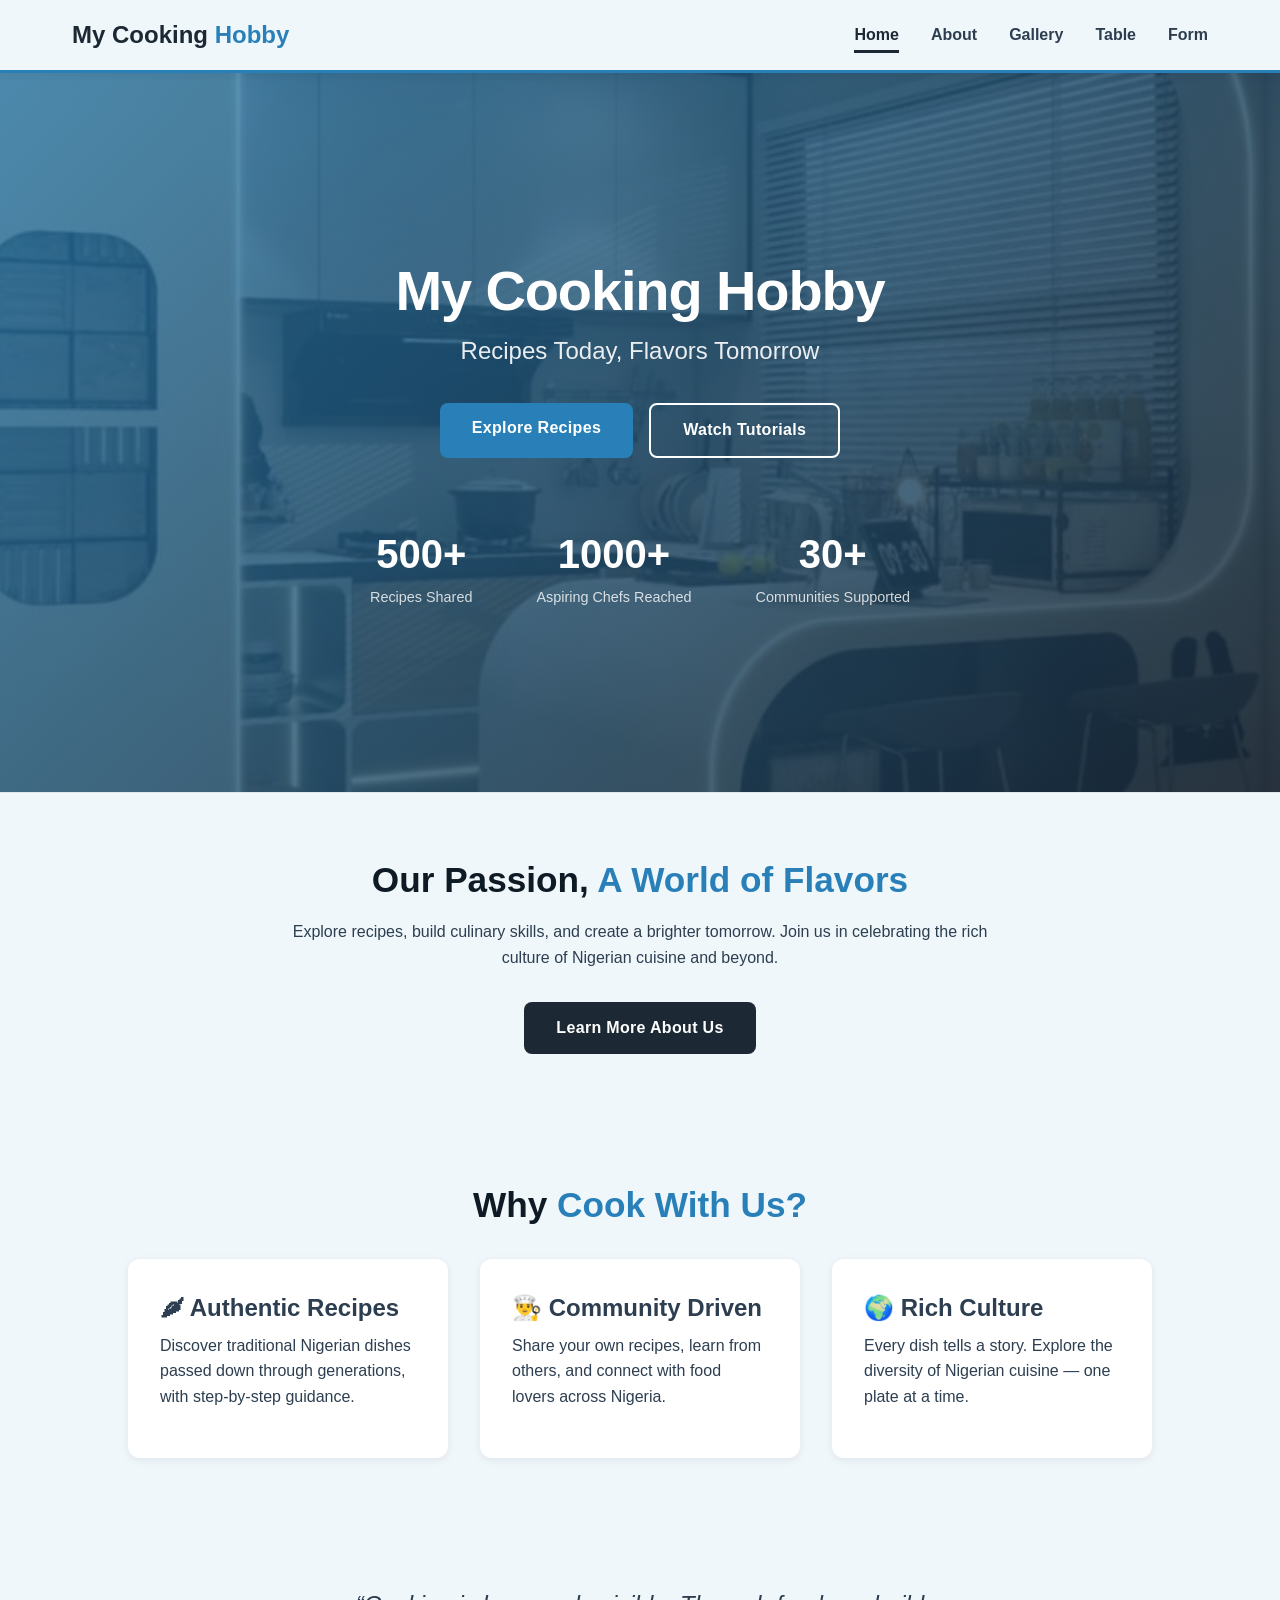
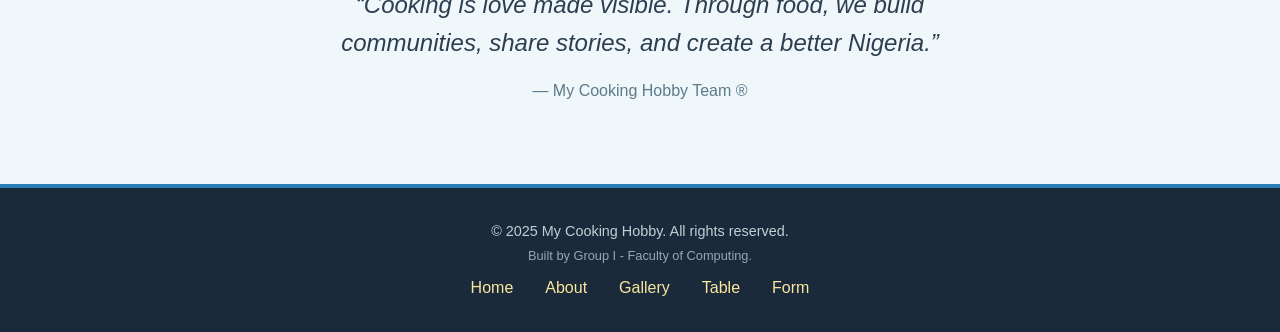
<file: web-development/html assignment/index.html>
<!DOCTYPE html>
<html lang="en">
<head>
    <meta charset="UTF-8" />
    <meta name="viewport" content="width=device-width, initial-scale=1.0" />
    <title>My Cooking Hobby — Home</title>
    <link rel="stylesheet" href="style.css" />
</head>
<body>

    <!-- ============================================
    NAVIGATION — Consistent across all pages
    ============================================ -->
    <nav>
        <div class="container">
            <div class="nav-brand">
                My Cooking <span>Hobby</span>
            </div>
            <ul class="nav-links">
                <li><a href="index.html" class="active">Home</a></li>
                <li><a href="about.html">About</a></li>
                <li><a href="gallery.html">Gallery</a></li>
                <li><a href="table.html">Table</a></li>
                <li><a href="form.html">Form</a></li>
            </ul>
        </div>
    </nav>

    <!-- ============================================
    HERO SECTION — With background image
    ============================================ -->
    <section class="hero" style="background: linear-gradient(135deg, rgba(41, 128, 185, 0.75), rgba(26, 42, 58, 0.85)), url('cookiesh.jpg') center/cover no-repeat; min-height: 80vh; display: flex; align-items: center; justify-content: center; color: var(--white);">
        <div class="container" style="text-align: center;">
            <h1 style="color: var(--white);">My Cooking Hobby</h1>
            <p class="tagline" style="color: rgba(255, 255, 255, 0.9); font-size: 1.5rem; margin-bottom: var(--spacing-lg);">
                Recipes Today, Flavors Tomorrow
            </p>

            <div class="btn-group">
                <a href="gallery.html" class="btn btn-primary">Explore Recipes</a>
                <a href="form.html" class="btn btn-outline" style="color: var(--white); border-color: var(--white);">Watch Tutorials</a>
            </div>

            <!-- Stats -->
            <div class="stats" style="margin-top: var(--spacing-xl);">
                <div class="stat-item">
                    <div class="stat-number" style="color: var(--white);">500+</div>
                    <div class="stat-label" style="color: rgba(255, 255, 255, 0.8);">Recipes Shared</div>
                </div>
                <div class="stat-item">
                    <div class="stat-number" style="color: var(--white);">1000+</div>
                    <div class="stat-label" style="color: rgba(255, 255, 255, 0.8);">Aspiring Chefs Reached</div>
                </div>
                <div class="stat-item">
                    <div class="stat-number" style="color: var(--white);">30+</div>
                    <div class="stat-label" style="color: rgba(255, 255, 255, 0.8);">Communities Supported</div>
                </div>
            </div>
        </div>
    </section>

    <!-- ============================================
    MAIN CONTENT — Mission & Call to Action
    ============================================ -->
    <main>
        <section class="section-padding">
            <div class="container">
                <div class="text-center">
                    <h2>Our Passion, <span>A World of Flavors</span></h2>
                    <p style="max-width: 700px; margin: 0 auto var(--spacing-lg);">
                        Explore recipes, build culinary skills, and create a brighter tomorrow.
                        Join us in celebrating the rich culture of Nigerian cuisine and beyond.
                    </p>
                    <a href="about.html" class="btn btn-secondary">Learn More About Us</a>
                </div>
            </div>
        </section>

        <!-- ============================================
        FEATURES / HIGHLIGHTS — Optional section
        ============================================ -->
        <section class="section-padding" style="background-color: var(--cream);">
            <div class="container">
                <h2 class="text-center">Why <span>Cook With Us?</span></h2>
                <div style="display: flex; flex-wrap: wrap; gap: var(--spacing-lg); justify-content: center; margin-top: var(--spacing-lg);">
                    
                    <div class="card" style="flex: 1 1 250px; max-width: 320px;">
                        <h3>&#127798; Authentic Recipes</h3>
                        <p>Discover traditional Nigerian dishes passed down through generations, with step-by-step guidance.</p>
                    </div>

                    <div class="card" style="flex: 1 1 250px; max-width: 320px;">
                        <h3>&#128104;&#8205;&#127859; Community Driven</h3>
                        <p>Share your own recipes, learn from others, and connect with food lovers across Nigeria.</p>
                    </div>

                    <div class="card" style="flex: 1 1 250px; max-width: 320px;">
                        <h3>&#127757; Rich Culture</h3>
                        <p>Every dish tells a story. Explore the diversity of Nigerian cuisine &mdash; one plate at a time.</p>
                    </div>

                </div>
            </div>
        </section>

        <!-- ============================================
        QUOTE / INSPIRATION SECTION
        ============================================ -->
        <section class="section-padding">
            <div class="container text-center">
                <blockquote style="font-size: 1.5rem; font-style: italic; color: var(--brown-medium); max-width: 700px; margin: 0 auto;">
                    &ldquo;Cooking is love made visible. Through food, we build communities, share stories, and create a better Nigeria.&rdquo;
                </blockquote>
                <p style="margin-top: var(--spacing-md); color: var(--brown-light);">
                    &mdash; My Cooking Hobby Team &reg;
                </p>
            </div>
        </section>
    </main>

    <!-- ============================================
    FOOTER — Global footer
    ============================================ -->
    <footer>
        <div class="container">
            <p>&copy; 2025 My Cooking Hobby. All rights reserved.</p>
            <p style="font-size: 0.8rem; opacity: 0.6; margin-top: 0.2rem;">
                Built by Group I - Faculty of Computing.
            </p>
            <div class="footer-links">
                <a href="index.html">Home</a>
                <a href="about.html">About</a>
                <a href="gallery.html">Gallery</a>
                <a href="table.html">Table</a>
                <a href="form.html">Form</a>
            </div>
        </div>
    </footer>

</body>
</html>
</file>
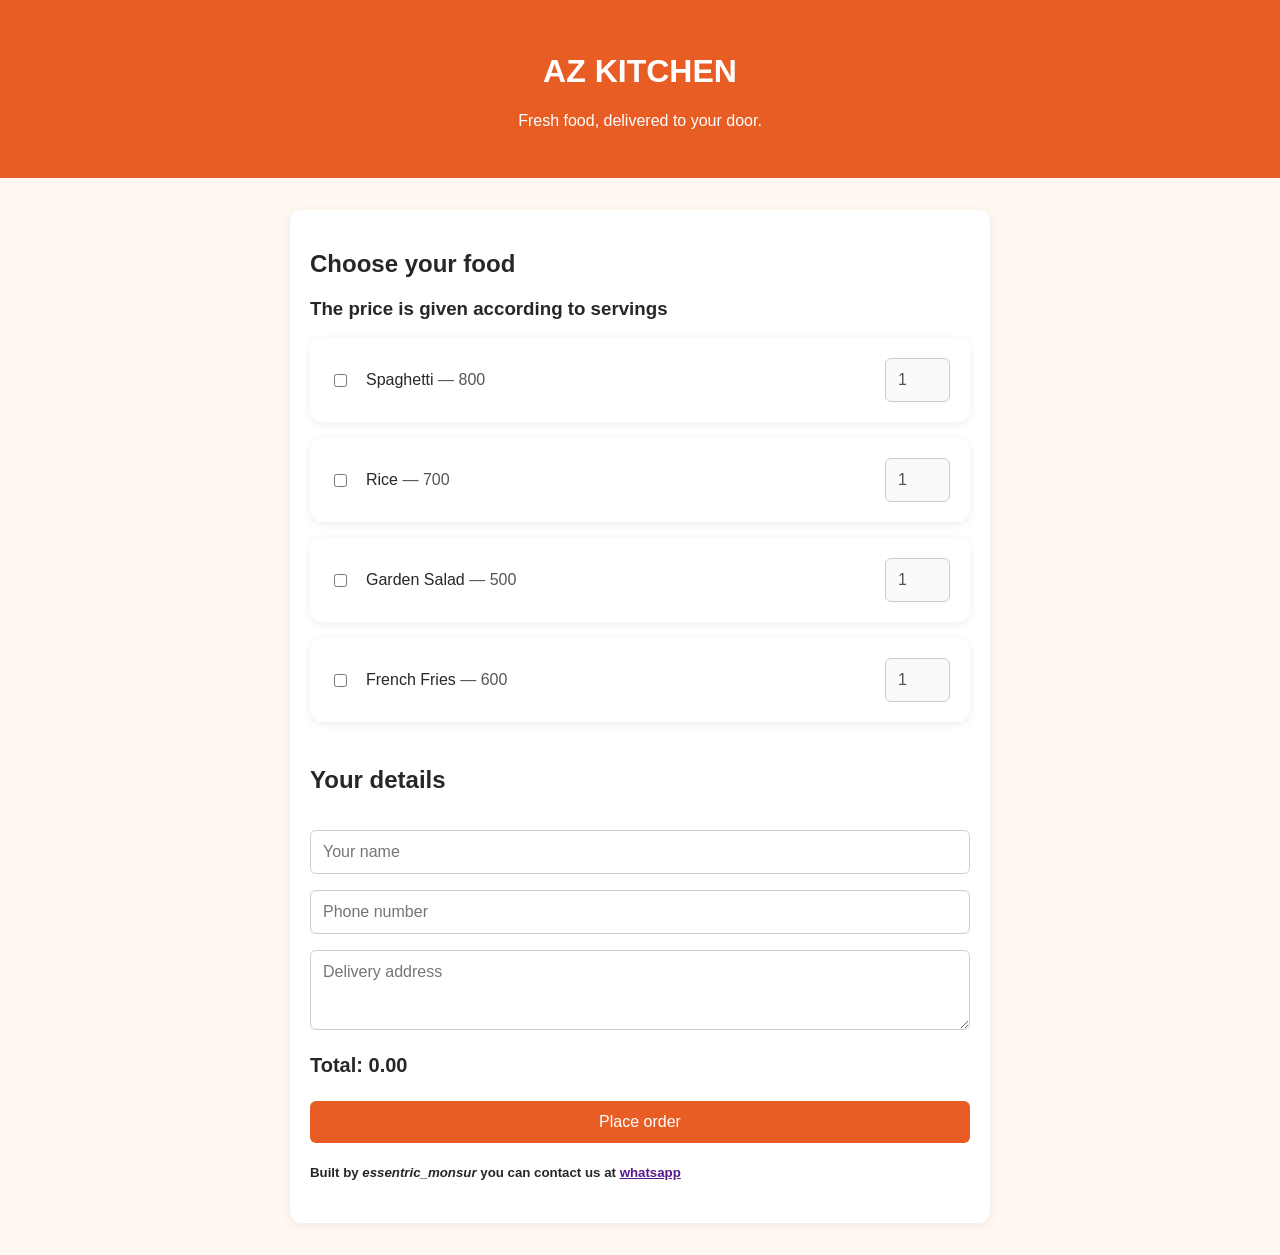
<file: web-development/AZ.html>
<!DOCTYPE html>
<html lang="en">
<head>
  <meta charset="UTF-8">
  <meta name="viewport" content="width=device-width, initial-scale=1">
  <title>AZ KITCHEN</title>
  <style>
    * { box-sizing: border-box; }

    body {
      margin: 0;
      font-family: Arial, sans-serif;
      color: #272727;
      background: #fff8f0;
    }

    header {
      padding: 2rem 1rem;
      text-align: center;
      color: white;
      background: #e85d24;
    }

    main {
      width: min(700px, 92%);
      margin: 2rem auto;
    }

    form, .menu-item {
      padding: 1.25rem;
      border-radius: 12px;
      background: white;
      box-shadow: 0 2px 10px #00000012;
    }

    .menu-item {
      display: flex;
      align-items: center;
      gap: 1rem;
      margin-bottom: 1rem;
    }

    .menu-item label { flex: 1; }
    .price { color: #555; }

    input[type="number"] { width: 65px; }

    .customer-details {
      display: grid;
      gap: 1rem;
      margin-top: 1.5rem;
    }

    input, textarea, button {
      padding: 0.75rem;
      font: inherit;
      border: 1px solid #ccc;
      border-radius: 6px;
    }

    textarea { min-height: 80px; resize: vertical; }

    .total {
      margin: 1.5rem 0;
      font-size: 1.25rem;
      font-weight: bold;
    }

    button {
      width: 100%;
      color: white;
      background: #e85d24;
      border: 0;
      cursor: pointer;
    }

    button:hover { background: #c94b1c; }
  </style>
</head>
<body>
  <header>
    <h1>AZ KITCHEN</h1>
    <p>Fresh food, delivered to your door.</p>
  </header>

  <main>
    <form id="order-form">
      <h2>Choose your food</h2>
      <h3>The price is given according to servings</h3>

      <div class="menu-item">
        <input type="checkbox" id="spaghetti" data-price="800">
        <label for="burger">Spaghetti <span class="price">— 800</span></label>
        <input type="number" min="1" value="1" aria-label="Spaghetti quantity" disabled>
      </div>

      <div class="menu-item">
        <input type="checkbox" id="Rice" data-price="700">
        <label for="pizza">Rice <span class="price">— 700</span></label>
        <input type="number" min="1" value="1" aria-label="Pizza quantity" disabled>
      </div>

      <div class="menu-item">
        <input type="checkbox" id="salad" data-price="500">
        <label for="salad">Garden Salad <span class="price">— 500</span></label>
        <input type="number" min="1" value="1" aria-label="Salad quantity" disabled>
      </div>

      <div class="menu-item">
        <input type="checkbox" id="fries" data-price="600">
        <label for="fries">French Fries <span class="price">— 600</span></label>
        <input type="number" min="1" value="1" aria-label="Fries quantity" disabled>
      </div>

      <div class="customer-details">
        <h2>Your details</h2>
        <input type="text" name="name" placeholder="Your name" required>
        <input type="tel" name="phone" placeholder="Phone number" required>
        <textarea name="address" placeholder="Delivery address" required></textarea>
      </div>

      <p class="total">Total: <span id="total">0.00</span></p>
      <button type="submit">Place order</button>
      <h5>Built by <i>essentric_monsur</i> you can contact us at <a href="">whatsapp</a></h5>
    </form>
  </main>

  <script>
    const form = document.querySelector("#order-form");
    const totalDisplay = document.querySelector("#total");
    const items = document.querySelectorAll(".menu-item");

    function updateTotal() {
      let total = 0;

      items.forEach(item => {
        const checkbox = item.querySelector('input[type="checkbox"]');
        const quantity = item.querySelector('input[type="number"]');

        quantity.disabled = !checkbox.checked;
        if (checkbox.checked) {
          total += Number(checkbox.dataset.price) * Number(quantity.value || 1);
        }
      });

      totalDisplay.textContent = total.toFixed(2);
    }

    form.addEventListener("change", updateTotal);

    form.addEventListener("submit", event => {
      event.preventDefault();

      if (![...document.querySelectorAll('input[type="checkbox"]')]
        .some(item => item.checked)) {
        alert("Please select at least one food item.");
        return;
      }

      alert(`Thanks, ${form.elements.name.value}! Your order total is ${totalDisplay.textContent}.`);
      form.reset();
      updateTotal();
    });
  </script>
</body>
</html>
</file>
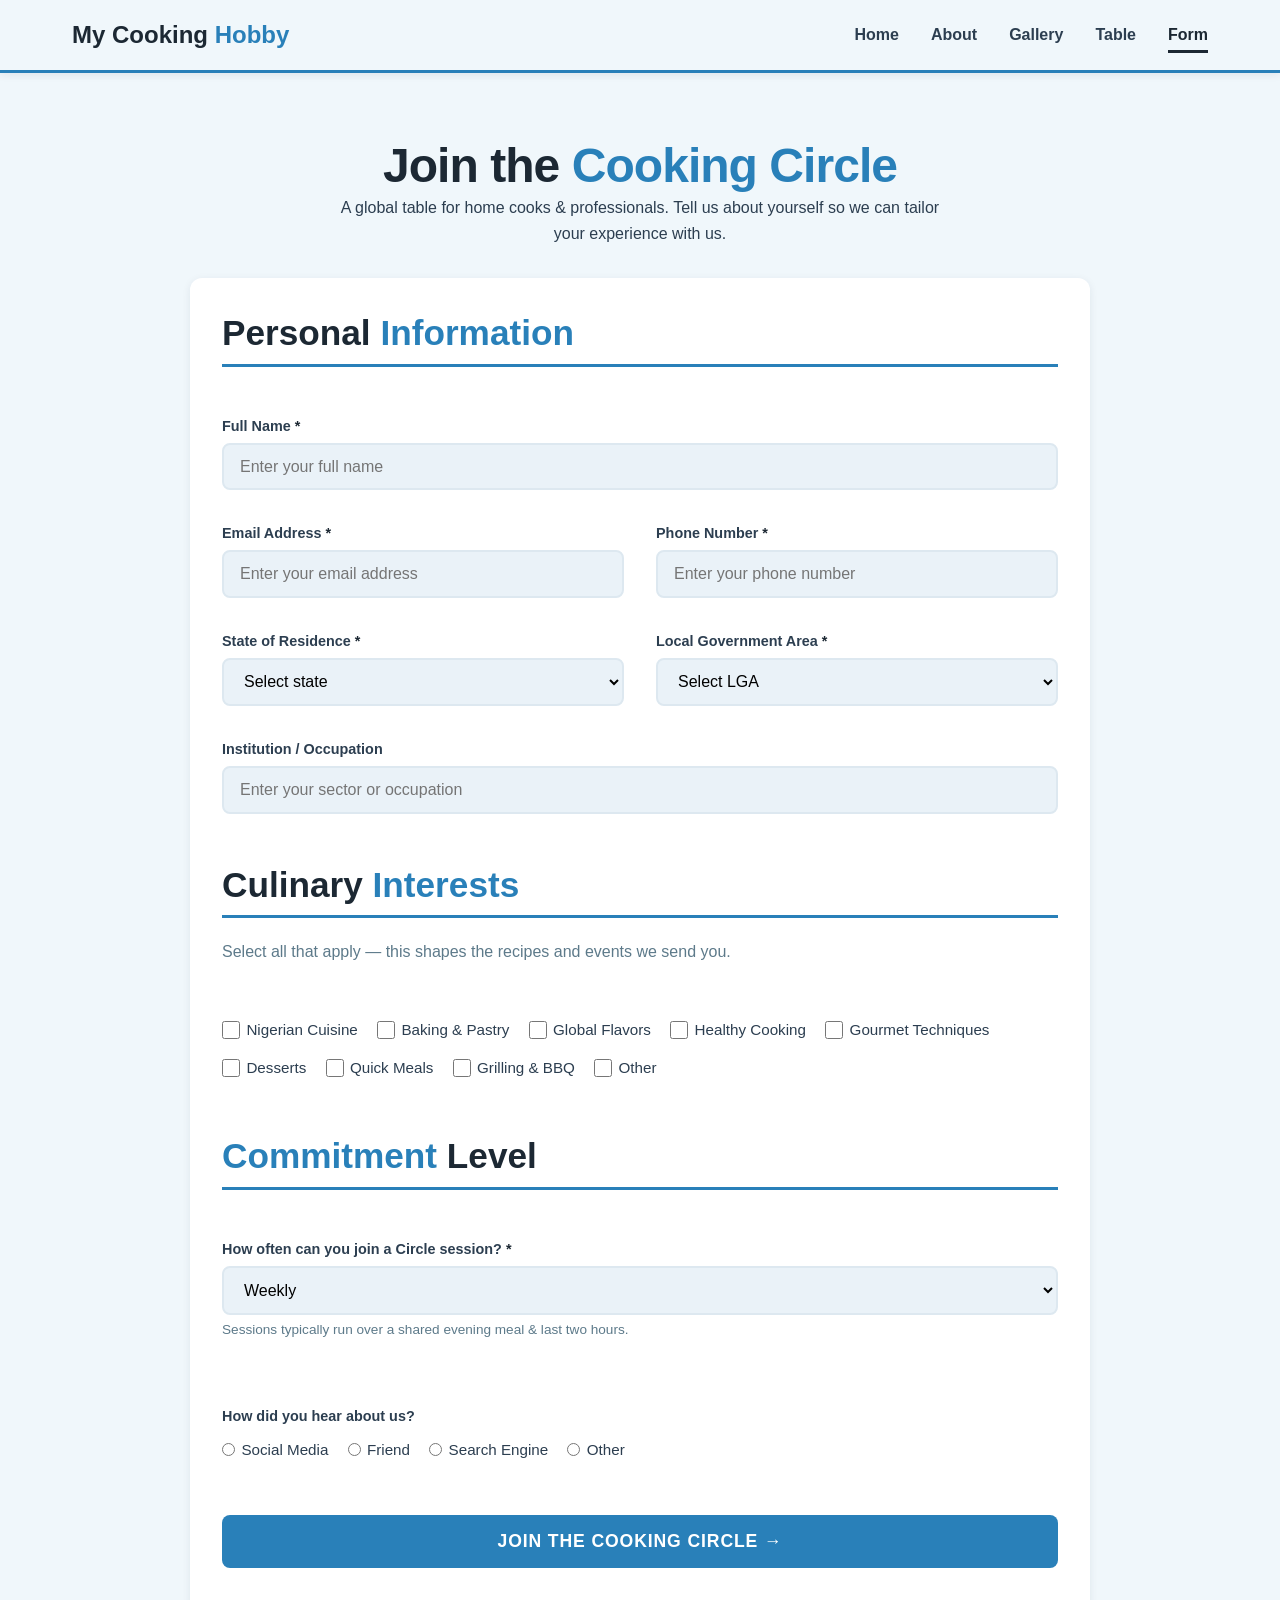
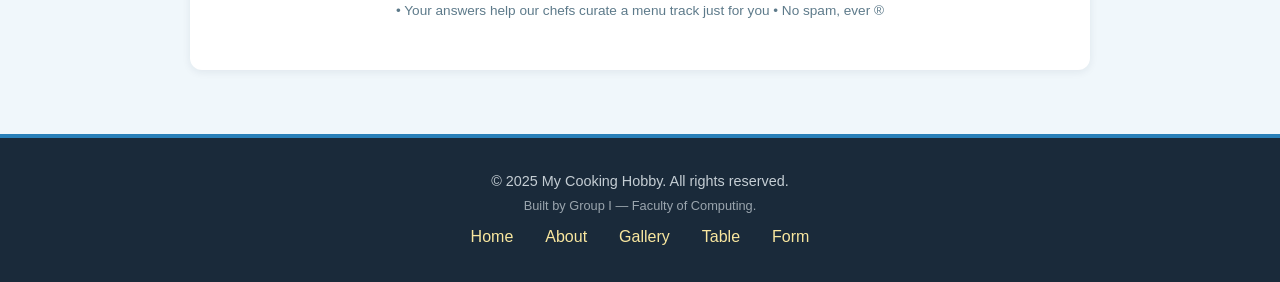
<file: web-development/html assignment/form.html>
<!DOCTYPE html>
<html lang="en">
<head>
    <meta charset="UTF-8" />
    <meta name="viewport" content="width=device-width, initial-scale=1.0" />
    <title>Form — My Cooking Hobby</title>
    <link rel="stylesheet" href="style.css" />
</head>
<body>

    <!-- ============================================
    NAVIGATION — Consistent across all pages
    ============================================ -->
    <nav>
        <div class="container">
            <div class="nav-brand">
                My Cooking <span>Hobby</span>
            </div>
            <ul class="nav-links">
                <li><a href="index.html">Home</a></li>
                <li><a href="about.html">About</a></li>
                <li><a href="gallery.html">Gallery</a></li>
                <li><a href="table.html">Table</a></li>
                <li><a href="form.html" class="active">Form</a></li>
            </ul>
        </div>
    </nav>

    <!-- ============================================
    MAIN CONTENT — Form Page
    ============================================ -->
    <main>
        <section class="section-padding">
            <div class="container">

                <h1 class="text-center">Join the <span>Cooking Circle</span></h1>
                <p class="text-center" style="max-width: 600px; margin: 0 auto var(--spacing-lg);">
                    A global table for home cooks &amp; professionals. Tell us about yourself so we can tailor your experience with us.
                </p>

                <!-- ============================================
                FORM — CSS Grid (Required)
                ============================================ -->
                <form action="#" method="POST" class="form-grid" style="max-width: 900px; margin: 0 auto;">

                    <!-- Section Title -->
                    <div class="form-group full-width" style="grid-column: 1 / -1; margin-bottom: 0;">
                        <h2 style="color: var(--secondary-red); border-bottom: 3px solid var(--primary-orange); padding-bottom: 0.5rem;">
                            Personal <span>Information</span>
                        </h2>
                    </div>

                    <!-- Full Name -->
                    <div class="form-group full-width">
                        <label for="fullName">Full Name <span style="color: var(--secondary-red);">*</span></label>
                        <input type="text" id="fullName" name="fullName" placeholder="Enter your full name" required />
                    </div>

                    <!-- Email Address -->
                    <div class="form-group">
                        <label for="email">Email Address <span style="color: var(--secondary-red);">*</span></label>
                        <input type="email" id="email" name="email" placeholder="Enter your email address" required />
                    </div>

                    <!-- Phone Number -->
                    <div class="form-group">
                        <label for="phone">Phone Number <span style="color: var(--secondary-red);">*</span></label>
                        <input type="tel" id="phone" name="phone" placeholder="Enter your phone number" required />
                    </div>

                    <!-- State of Residence -->
                    <div class="form-group">
                        <label for="state">State of Residence <span style="color: var(--secondary-red);">*</span></label>
                        <select id="state" name="state" required>
                            <option value="" selected disabled>Select state</option>
                            <option value="Lagos">Lagos</option>
                            <option value="Kano">Kano</option>
                            <option value="Rivers">Rivers</option>
                            <option value="Oyo">Oyo</option>
                            <option value="Enugu">Enugu</option>
                            <option value="Kaduna">Kaduna</option>
                            <option value="Abuja">Abuja</option>
                        </select>
                    </div>

                    <!-- Local Government Area -->
                    <div class="form-group">
                        <label for="lga">Local Government Area <span style="color: var(--secondary-red);">*</span></label>
                        <select id="lga" name="lga" required>
                            <option value="" selected disabled>Select LGA</option>
                            <option value="Ikeja">Ikeja</option>
                            <option value="Surulere">Surulere</option>
                            <option value="Eti-Osa">Eti-Osa</option>
                            <option value="Alimosho">Alimosho</option>
                            <option value="Nassarawa">Nassarawa</option>
                            <option value="Agege">Agege</option>
                            <option value="Rijiyar zaki">Rijiyar zaki</option>
                            <option value="Ogbomosho">Ogbomosho</option>
                        </select>
                    </div>

                    <!-- Institution / Occupation -->
                    <div class="form-group full-width">
                        <label for="institution">Institution / Occupation</label>
                        <input type="text" id="institution" name="institution" placeholder="Enter your sector or occupation" />
                    </div>

                    <!-- Section Divider -->
                    <div class="form-group full-width" style="grid-column: 1 / -1; margin-top: var(--spacing-md);">
                        <h2 style="color: var(--secondary-red); border-bottom: 3px solid var(--primary-orange); padding-bottom: 0.5rem;">
                            Culinary <span>Interests</span>
                        </h2>
                        <p style="color: var(--brown-light); margin-top: 0.3rem;">Select all that apply &mdash; this shapes the recipes and events we send you.</p>
                    </div>

                    <!-- Checkbox Group — Required -->
                    <div class="form-group full-width">
                        <div class="checkbox-group" id="interestGroup">
                            <label><input type="checkbox" name="interests" value="Nigerian Cuisine" /> Nigerian Cuisine</label>
                            <label><input type="checkbox" name="interests" value="Baking" /> Baking &amp; Pastry</label>
                            <label><input type="checkbox" name="interests" value="Global Flavors" /> Global Flavors</label>
                            <label><input type="checkbox" name="interests" value="Healthy Cooking" /> Healthy Cooking</label>
                            <label><input type="checkbox" name="interests" value="Gourmet" /> Gourmet Techniques</label>
                            <label><input type="checkbox" name="interests" value="Desserts" /> Desserts</label>
                            <label><input type="checkbox" name="interests" value="Quick Meals" /> Quick Meals</label>
                            <label><input type="checkbox" name="interests" value="Grilling" /> Grilling &amp; BBQ</label>
                            <label><input type="checkbox" name="interests" value="Other" /> Other</label>
                        </div>
                    </div>

                    <!-- Section Divider -->
                    <div class="form-group full-width" style="grid-column: 1 / -1; margin-top: var(--spacing-md);">
                        <h2 style="color: var(--secondary-red); border-bottom: 3px solid var(--primary-orange); padding-bottom: 0.5rem;">
                            <span>Commitment</span> Level
                        </h2>
                    </div>

                    <!-- Commitment Dropdown — Required -->
                    <div class="form-group full-width">
                        <label for="commitmentLevel">How often can you join a Circle session? <span style="color: var(--secondary-red);">*</span></label>
                        <select id="commitmentLevel" name="commitmentLevel" required>
                            <option value="Weekly" selected>Weekly</option>
                            <option value="Biweekly">Every two weeks</option>
                            <option value="Monthly">Monthly</option>
                        </select>
                        <p class="helper-text" style="font-size: 0.85rem; color: var(--brown-light); margin-top: 0.3rem;">
                            Sessions typically run over a shared evening meal &amp; last two hours.
                        </p>
                    </div>

                    <!-- Radio Group — Optional extra -->
                    <div class="form-group full-width" style="grid-column: 1 / -1; margin-top: var(--spacing-md);">
                        <label style="font-weight: 600; color: var(--brown-medium);">How did you hear about us?</label>
                        <div class="radio-group">
                            <label><input type="radio" name="hearAbout" value="Social Media" /> Social Media</label>
                            <label><input type="radio" name="hearAbout" value="Friend" /> Friend</label>
                            <label><input type="radio" name="hearAbout" value="Search Engine" /> Search Engine</label>
                            <label><input type="radio" name="hearAbout" value="Other" /> Other</label>
                        </div>
                    </div>

                    <!-- Submit Button — Required -->
                    <div class="form-group full-width" style="grid-column: 1 / -1; margin-top: var(--spacing-md);">
                        <button type="submit" class="submit-btn">Join the Cooking Circle &rarr;</button>
                    </div>

                    <!-- Form footer note -->
                    <div class="form-group full-width" style="grid-column: 1 / -1; text-align: center; margin-top: 0;">
                        <p style="font-size: 0.85rem; color: var(--brown-light);">
                            &bull; Your answers help our chefs curate a menu track just for you &bull; No spam, ever &reg;
                        </p>
                    </div>

                </form>

            </div>
        </section>
    </main>

    <!-- ============================================
    FOOTER — Global footer
    ============================================ -->
    <footer>
        <div class="container">
            <p>&copy; 2025 My Cooking Hobby. All rights reserved.</p>
            <p style="font-size: 0.8rem; opacity: 0.6; margin-top: 0.2rem;">
                Built by Group I &mdash; Faculty of Computing.
            </p>
            <div class="footer-links">
                <a href="index.html">Home</a>
                <a href="about.html">About</a>
                <a href="gallery.html">Gallery</a>
                <a href="table.html">Table</a>
                <a href="form.html">Form</a>
            </div>
        </div>
    </footer>

</body>
</html>
</file>
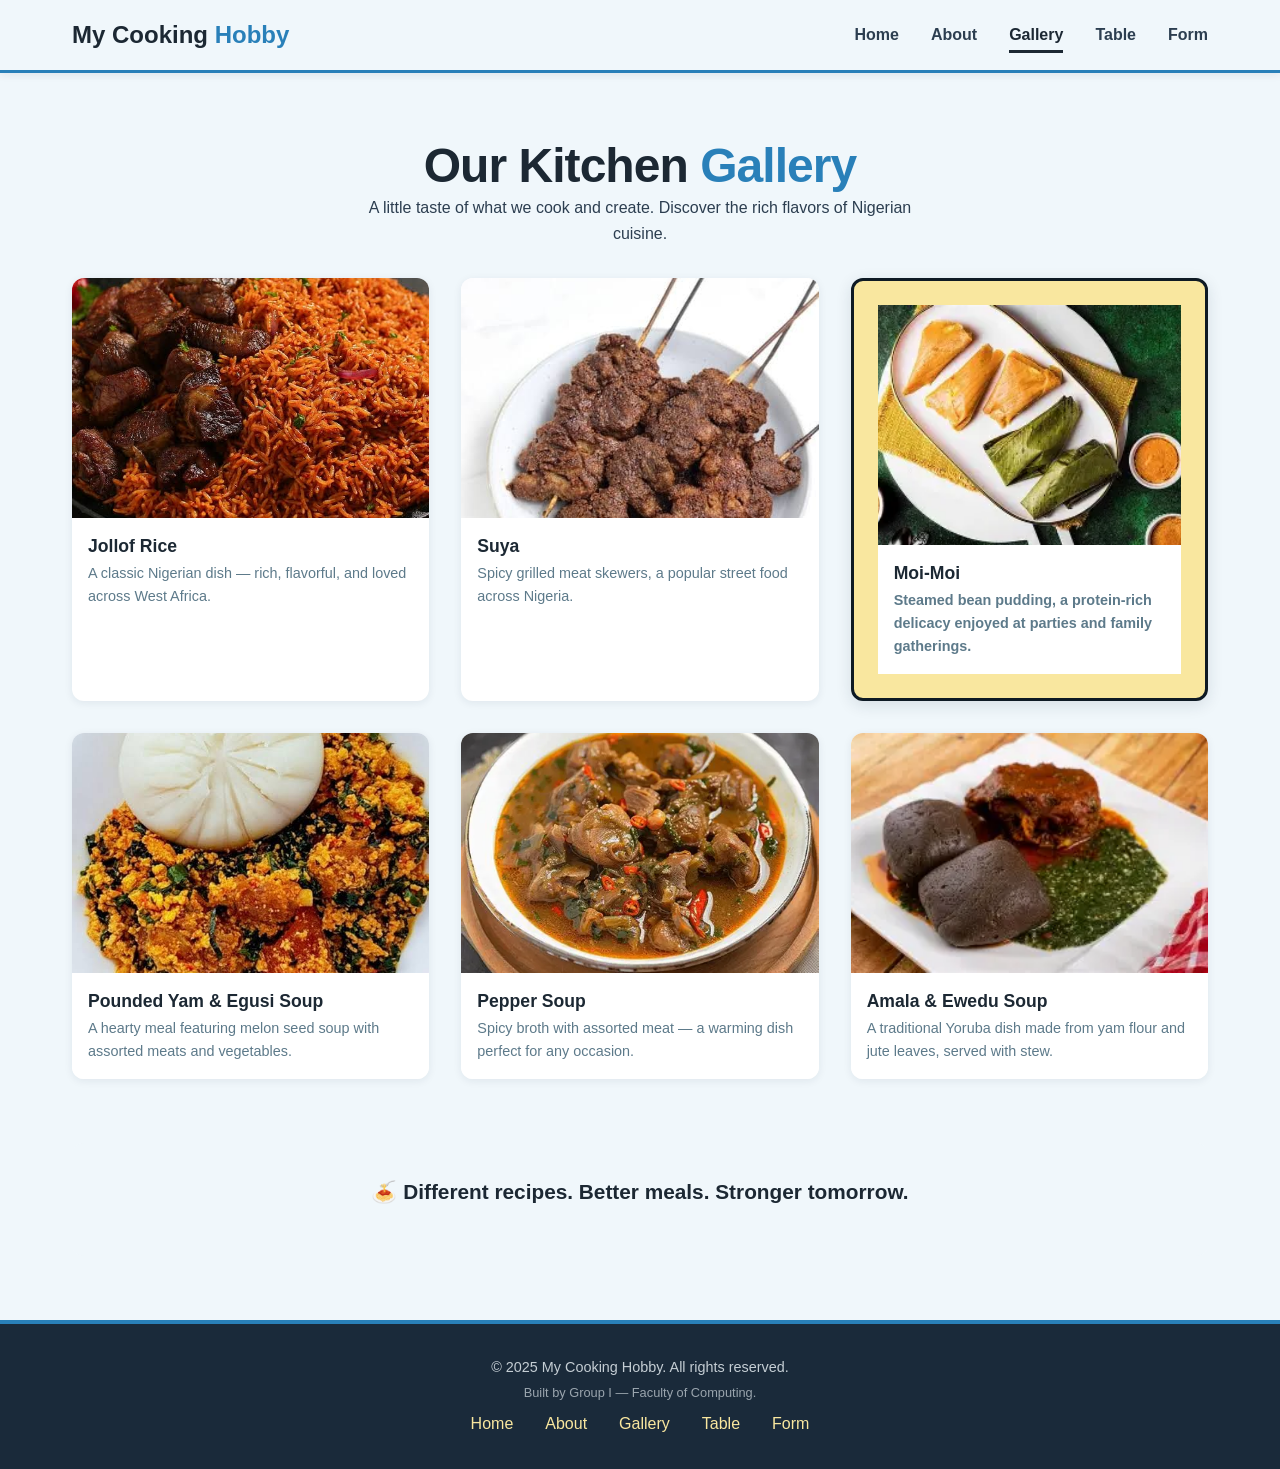
<file: web-development/html assignment/gallery.html>
<!DOCTYPE html>
<html lang="en">
<head>
    <meta charset="UTF-8" />
    <meta name="viewport" content="width=device-width, initial-scale=1.0" />
    <title>Gallery — My Cooking Hobby</title>
    <link rel="stylesheet" href="style.css" />
</head>
<body>

    <!-- ============================================
    NAVIGATION — Consistent across all pages
    ============================================ -->
    <nav>
        <div class="container">
            <div class="nav-brand">
                My Cooking <span>Hobby</span>
            </div>
            <ul class="nav-links">
                <li><a href="index.html">Home</a></li>
                <li><a href="about.html">About</a></li>
                <li><a href="gallery.html" class="active">Gallery</a></li>
                <li><a href="table.html">Table</a></li>
                <li><a href="form.html">Form</a></li>
            </ul>
        </div>
    </nav>

    <!-- ============================================
    MAIN CONTENT — Gallery
    ============================================ -->
    <main>
        <section class="section-padding">
            <div class="container">

                <h1 class="text-center">Our Kitchen <span>Gallery</span></h1>
                <p class="text-center" style="max-width: 600px; margin: 0 auto var(--spacing-lg);">
                    A little taste of what we cook and create. Discover the rich flavors of Nigerian cuisine.
                </p>

                <!-- ============================================
                GALLERY FLEX — Flexbox (Required)
                ============================================ -->
                <div class="gallery-flex">

                    <!-- Gallery Item 1 — Clickable Image -->
                    <div class="gallery-item">
                        <a href="images/Jollof rice.jpg" target="_blank">
                            <img src="images/Jollof rice.jpg" alt="Nigerian Jollof Rice" />
                        </a>
                        <div class="caption">
                            <h3>Jollof Rice</h3>
                            <p>A classic Nigerian dish &mdash; rich, flavorful, and loved across West Africa.</p>
                        </div>
                    </div>

                    <!-- Gallery Item 2 -->
                    <div class="gallery-item">
                        <img src="images/suya.jpg" alt="Suya" />
                        <div class="caption">
                            <h3>Suya</h3>
                            <p>Spicy grilled meat skewers, a popular street food across Nigeria.</p>
                        </div>
                    </div>

                    <!-- Gallery Item 3 — Specificity Challenge Example -->
                    <div class="gallery-item specificity-demo" id="specificity-demo-id">
                        <img src="images/Moi-Moi.webp" alt="Moi-Moi" />
                        <div class="caption">
                            <h3>Moi-Moi</h3>
                            <p>Steamed bean pudding, a protein-rich delicacy enjoyed at parties and family gatherings.</p>
                        </div>
                    </div>

                    <!-- Gallery Item 4 -->
                    <div class="gallery-item">
                        <img src="images/pounded yam and egusi soup.jpg" alt="Pounded Yam and Egusi Soup" />
                        <div class="caption">
                            <h3>Pounded Yam &amp; Egusi Soup</h3>
                            <p>A hearty meal featuring melon seed soup with assorted meats and vegetables.</p>
                        </div>
                    </div>

                    <!-- Gallery Item 5 -->
                    <div class="gallery-item">
                        <img src="images/Pepper soup.webp" alt="Pepper Soup" />
                        <div class="caption">
                            <h3>Pepper Soup</h3>
                            <p>Spicy broth with assorted meat &mdash; a warming dish perfect for any occasion.</p>
                        </div>
                    </div>

                    <!-- Gallery Item 6 -->
                    <div class="gallery-item">
                        <img src="images/Amala and ewedu soup.webp" alt="Amala and Ewedu Soup" />
                        <div class="caption">
                            <h3>Amala &amp; Ewedu Soup</h3>
                            <p>A traditional Yoruba dish made from yam flour and jute leaves, served with stew.</p>
                        </div>
                    </div>

                </div>

                <!-- ============================================
                QUOTE BANNER
                ============================================ -->
                <div style="text-align: center; margin-top: var(--spacing-xl); padding: var(--spacing-lg); background-color: var(--cream); border-radius: var(--border-radius-lg);">
                    <p style="font-size: 1.3rem; font-weight: 600; color: var(--secondary-red);">
                        &#127837; Different recipes. Better meals. Stronger tomorrow.
                    </p>
                </div>

            </div>
        </section>
    </main>

    <!-- ============================================
    FOOTER — Global footer
    ============================================ -->
    <footer>
        <div class="container">
            <p>&copy; 2025 My Cooking Hobby. All rights reserved.</p>
            <p style="font-size: 0.8rem; opacity: 0.6; margin-top: 0.2rem;">
                Built by Group I &mdash; Faculty of Computing.
            </p>
            <div class="footer-links">
                <a href="index.html">Home</a>
                <a href="about.html">About</a>
                <a href="gallery.html">Gallery</a>
                <a href="table.html">Table</a>
                <a href="form.html">Form</a>
            </div>
        </div>
    </footer>

</body>
</html>
</file>
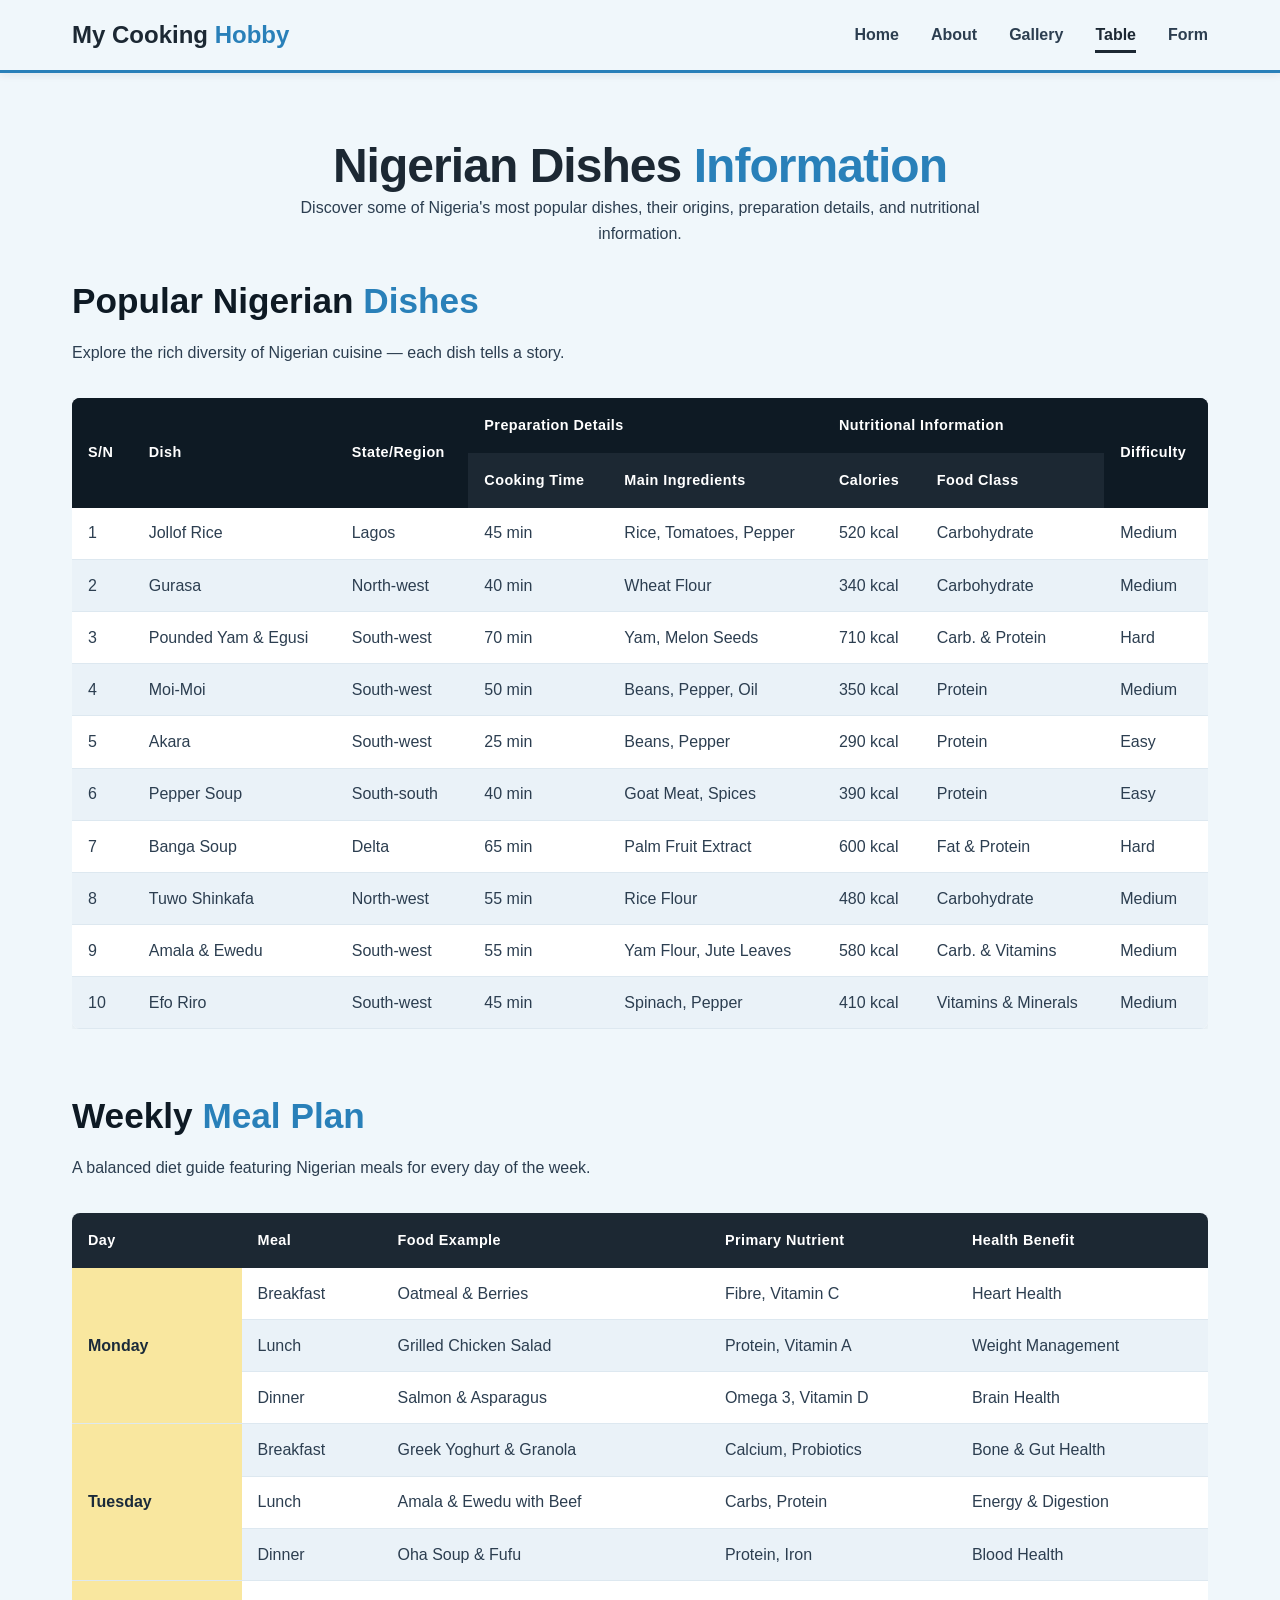
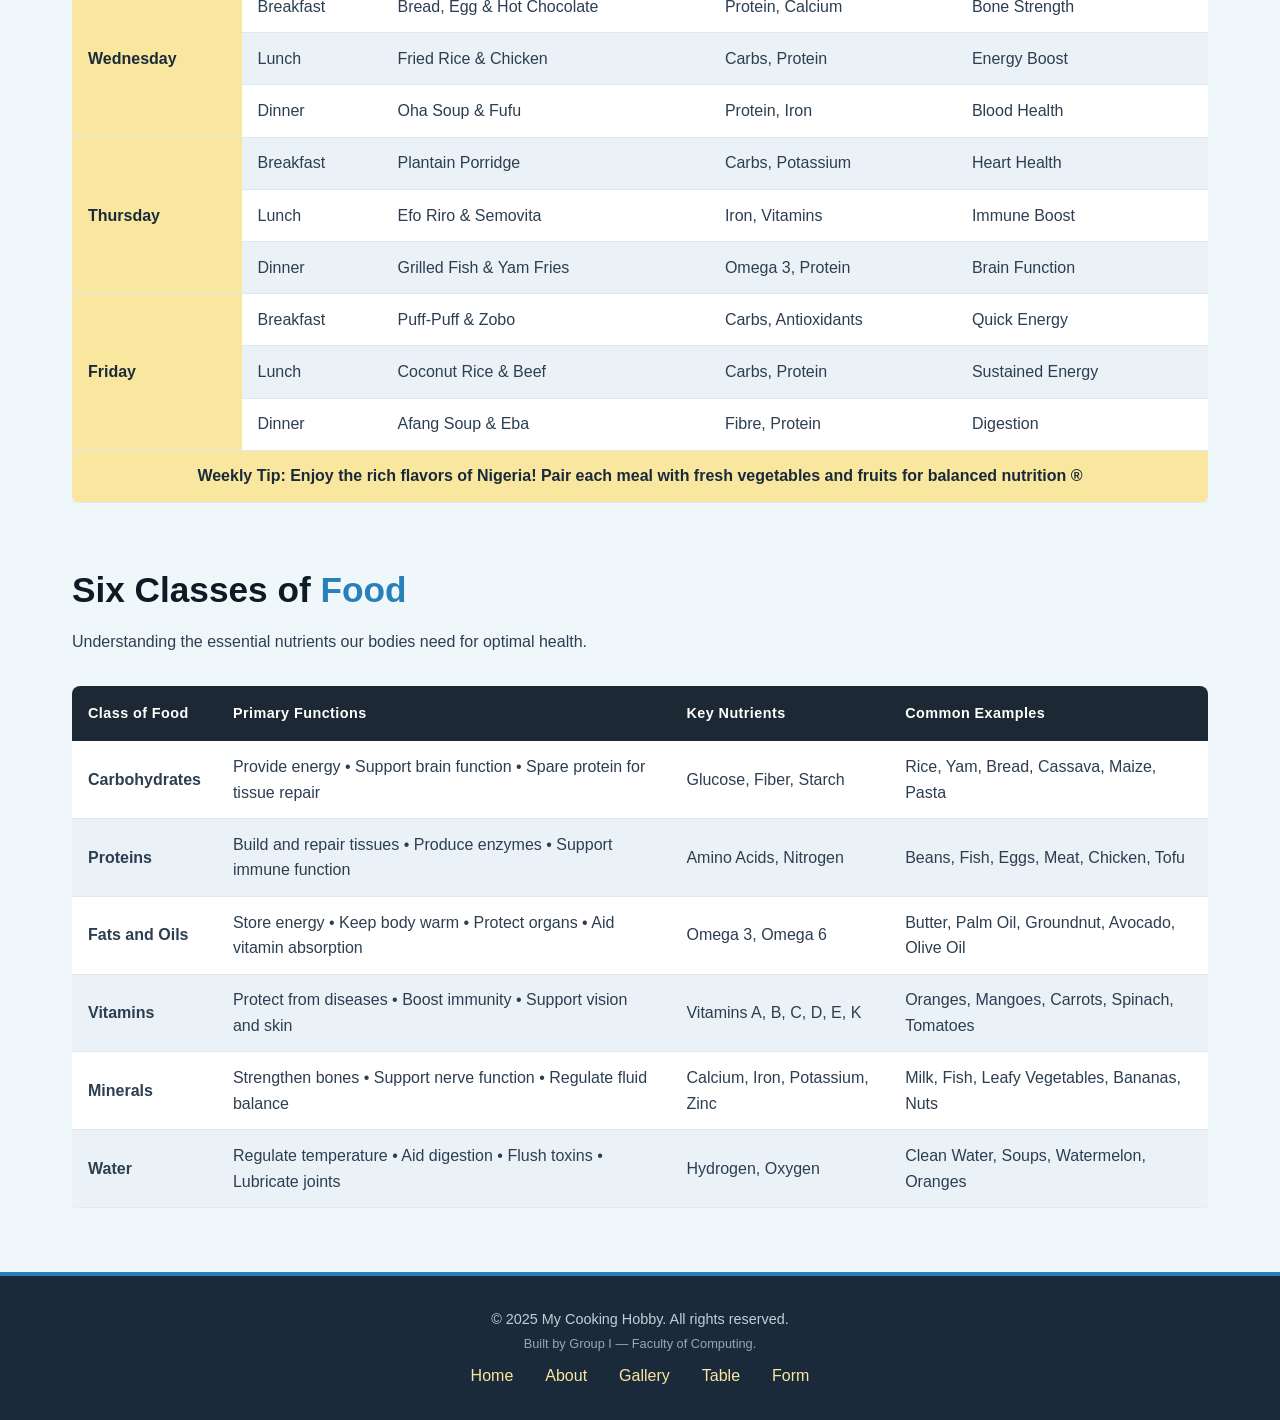
<file: web-development/html assignment/table.html>
<!DOCTYPE html>
<html lang="en">
<head>
    <meta charset="UTF-8" />
    <meta name="viewport" content="width=device-width, initial-scale=1.0" />
    <title>Table — My Cooking Hobby</title>
    <link rel="stylesheet" href="style.css" />
</head>
<body>

    <!-- ============================================
    NAVIGATION — Consistent across all pages
    ============================================ -->
    <nav>
        <div class="container">
            <div class="nav-brand">
                My Cooking <span>Hobby</span>
            </div>
            <ul class="nav-links">
                <li><a href="index.html">Home</a></li>
                <li><a href="about.html">About</a></li>
                <li><a href="gallery.html">Gallery</a></li>
                <li><a href="table.html" class="active">Table</a></li>
                <li><a href="form.html">Form</a></li>
            </ul>
        </div>
    </nav>

    <!-- ============================================
    MAIN CONTENT — Tables
    ============================================ -->
    <main>
        <section class="section-padding">
            <div class="container">

                <h1 class="text-center">Nigerian Dishes <span>Information</span></h1>
                <p class="text-center" style="max-width: 700px; margin: 0 auto var(--spacing-lg);">
                    Discover some of Nigeria's most popular dishes, their origins, preparation details, and nutritional information.
                </p>

                <!-- ============================================
                TABLE 1 — with rowspan & colspan in thead
                ============================================ -->
                <h2>Popular Nigerian <span>Dishes</span></h2>
                <p>Explore the rich diversity of Nigerian cuisine &mdash; each dish tells a story.</p>

                <div class="table-wrapper">
                    <table>
                        <thead>
                            <tr>
                                <th rowspan="2">S/N</th>
                                <th rowspan="2">Dish</th>
                                <th rowspan="2">State/Region</th>
                                <th colspan="2">Preparation Details</th>
                                <th colspan="2">Nutritional Information</th>
                                <th rowspan="2">Difficulty</th>
                            </tr>
                            <tr>
                                <th>Cooking Time</th>
                                <th>Main Ingredients</th>
                                <th>Calories</th>
                                <th>Food Class</th>
                            </tr>
                        </thead>
                        <tbody>
                            <tr>
                                <td>1</td>
                                <td>Jollof Rice</td>
                                <td>Lagos</td>
                                <td>45 min</td>
                                <td>Rice, Tomatoes, Pepper</td>
                                <td>520 kcal</td>
                                <td>Carbohydrate</td>
                                <td>Medium</td>
                            </tr>
                            <tr>
                                <td>2</td>
                                <td>Gurasa</td>
                                <td>North-west</td>
                                <td>40 min</td>
                                <td>Wheat Flour</td>
                                <td>340 kcal</td>
                                <td>Carbohydrate</td>
                                <td>Medium</td>
                            </tr>
                            <tr>
                                <td>3</td>
                                <td>Pounded Yam &amp; Egusi</td>
                                <td>South-west</td>
                                <td>70 min</td>
                                <td>Yam, Melon Seeds</td>
                                <td>710 kcal</td>
                                <td>Carb. &amp; Protein</td>
                                <td>Hard</td>
                            </tr>
                            <tr>
                                <td>4</td>
                                <td>Moi-Moi</td>
                                <td>South-west</td>
                                <td>50 min</td>
                                <td>Beans, Pepper, Oil</td>
                                <td>350 kcal</td>
                                <td>Protein</td>
                                <td>Medium</td>
                            </tr>
                            <tr>
                                <td>5</td>
                                <td>Akara</td>
                                <td>South-west</td>
                                <td>25 min</td>
                                <td>Beans, Pepper</td>
                                <td>290 kcal</td>
                                <td>Protein</td>
                                <td>Easy</td>
                            </tr>
                            <tr>
                                <td>6</td>
                                <td>Pepper Soup</td>
                                <td>South-south</td>
                                <td>40 min</td>
                                <td>Goat Meat, Spices</td>
                                <td>390 kcal</td>
                                <td>Protein</td>
                                <td>Easy</td>
                            </tr>
                            <tr>
                                <td>7</td>
                                <td>Banga Soup</td>
                                <td>Delta</td>
                                <td>65 min</td>
                                <td>Palm Fruit Extract</td>
                                <td>600 kcal</td>
                                <td>Fat &amp; Protein</td>
                                <td>Hard</td>
                            </tr>
                            <tr>
                                <td>8</td>
                                <td>Tuwo Shinkafa</td>
                                <td>North-west</td>
                                <td>55 min</td>
                                <td>Rice Flour</td>
                                <td>480 kcal</td>
                                <td>Carbohydrate</td>
                                <td>Medium</td>
                            </tr>
                            <tr>
                                <td>9</td>
                                <td>Amala &amp; Ewedu</td>
                                <td>South-west</td>
                                <td>55 min</td>
                                <td>Yam Flour, Jute Leaves</td>
                                <td>580 kcal</td>
                                <td>Carb. &amp; Vitamins</td>
                                <td>Medium</td>
                            </tr>
                            <tr>
                                <td>10</td>
                                <td>Efo Riro</td>
                                <td>South-west</td>
                                <td>45 min</td>
                                <td>Spinach, Pepper</td>
                                <td>410 kcal</td>
                                <td>Vitamins &amp; Minerals</td>
                                <td>Medium</td>
                            </tr>
                        </tbody>
                    </table>
                </div>

                <!-- ============================================
                TABLE 2 — with rowspan & colspan in tbody
                ============================================ -->
                <h2 style="margin-top: var(--spacing-xl);">Weekly <span>Meal Plan</span></h2>
                <p>A balanced diet guide featuring Nigerian meals for every day of the week.</p>

                <div class="table-wrapper">
                    <table>
                        <thead>
                            <tr>
                                <th>Day</th>
                                <th>Meal</th>
                                <th>Food Example</th>
                                <th>Primary Nutrient</th>
                                <th>Health Benefit</th>
                            </tr>
                        </thead>
                        <tbody>
                            <tr>
                                <td rowspan="3">Monday</td>
                                <td>Breakfast</td>
                                <td>Oatmeal &amp; Berries</td>
                                <td>Fibre, Vitamin C</td>
                                <td>Heart Health</td>
                            </tr>
                            <tr>
                                <td>Lunch</td>
                                <td>Grilled Chicken Salad</td>
                                <td>Protein, Vitamin A</td>
                                <td>Weight Management</td>
                            </tr>
                            <tr>
                                <td>Dinner</td>
                                <td>Salmon &amp; Asparagus</td>
                                <td>Omega 3, Vitamin D</td>
                                <td>Brain Health</td>
                            </tr>
                            <tr>
                                <td rowspan="3">Tuesday</td>
                                <td>Breakfast</td>
                                <td>Greek Yoghurt &amp; Granola</td>
                                <td>Calcium, Probiotics</td>
                                <td>Bone &amp; Gut Health</td>
                            </tr>
                            <tr>
                                <td>Lunch</td>
                                <td>Amala &amp; Ewedu with Beef</td>
                                <td>Carbs, Protein</td>
                                <td>Energy &amp; Digestion</td>
                            </tr>
                            <tr>
                                <td>Dinner</td>
                                <td>Oha Soup &amp; Fufu</td>
                                <td>Protein, Iron</td>
                                <td>Blood Health</td>
                            </tr>
                            <tr>
                                <td rowspan="3">Wednesday</td>
                                <td>Breakfast</td>
                                <td>Bread, Egg &amp; Hot Chocolate</td>
                                <td>Protein, Calcium</td>
                                <td>Bone Strength</td>
                            </tr>
                            <tr>
                                <td>Lunch</td>
                                <td>Fried Rice &amp; Chicken</td>
                                <td>Carbs, Protein</td>
                                <td>Energy Boost</td>
                            </tr>
                            <tr>
                                <td>Dinner</td>
                                <td>Oha Soup &amp; Fufu</td>
                                <td>Protein, Iron</td>
                                <td>Blood Health</td>
                            </tr>
                            <tr>
                                <td rowspan="3">Thursday</td>
                                <td>Breakfast</td>
                                <td>Plantain Porridge</td>
                                <td>Carbs, Potassium</td>
                                <td>Heart Health</td>
                            </tr>
                            <tr>
                                <td>Lunch</td>
                                <td>Efo Riro &amp; Semovita</td>
                                <td>Iron, Vitamins</td>
                                <td>Immune Boost</td>
                            </tr>
                            <tr>
                                <td>Dinner</td>
                                <td>Grilled Fish &amp; Yam Fries</td>
                                <td>Omega 3, Protein</td>
                                <td>Brain Function</td>
                            </tr>
                            <tr>
                                <td rowspan="3">Friday</td>
                                <td>Breakfast</td>
                                <td>Puff-Puff &amp; Zobo</td>
                                <td>Carbs, Antioxidants</td>
                                <td>Quick Energy</td>
                            </tr>
                            <tr>
                                <td>Lunch</td>
                                <td>Coconut Rice &amp; Beef</td>
                                <td>Carbs, Protein</td>
                                <td>Sustained Energy</td>
                            </tr>
                            <tr>
                                <td>Dinner</td>
                                <td>Afang Soup &amp; Eba</td>
                                <td>Fibre, Protein</td>
                                <td>Digestion</td>
                            </tr>
                            <tr>
                                <td colspan="5" style="text-align: center; font-weight: 600; background-color: var(--gold-light);">
                                    <strong>Weekly Tip:</strong> Enjoy the rich flavors of Nigeria! Pair each meal with fresh vegetables and fruits for balanced nutrition &reg;
                                </td>
                            </tr>
                        </tbody>
                    </table>
                </div>

                <!-- ============================================
                TABLE 3 — Six Classes of Food
                ============================================ -->
                <h2 style="margin-top: var(--spacing-xl);">Six Classes of <span>Food</span></h2>
                <p>Understanding the essential nutrients our bodies need for optimal health.</p>

                <div class="table-wrapper">
                    <table>
                        <thead>
                            <tr>
                                <th>Class of Food</th>
                                <th>Primary Functions</th>
                                <th>Key Nutrients</th>
                                <th>Common Examples</th>
                            </tr>
                        </thead>
                        <tbody>
                            <tr>
                                <td><strong>Carbohydrates</strong></td>
                                <td>Provide energy &bull; Support brain function &bull; Spare protein for tissue repair</td>
                                <td>Glucose, Fiber, Starch</td>
                                <td>Rice, Yam, Bread, Cassava, Maize, Pasta</td>
                            </tr>
                            <tr>
                                <td><strong>Proteins</strong></td>
                                <td>Build and repair tissues &bull; Produce enzymes &bull; Support immune function</td>
                                <td>Amino Acids, Nitrogen</td>
                                <td>Beans, Fish, Eggs, Meat, Chicken, Tofu</td>
                            </tr>
                            <tr>
                                <td><strong>Fats and Oils</strong></td>
                                <td>Store energy &bull; Keep body warm &bull; Protect organs &bull; Aid vitamin absorption</td>
                                <td>Omega 3, Omega 6</td>
                                <td>Butter, Palm Oil, Groundnut, Avocado, Olive Oil</td>
                            </tr>
                            <tr>
                                <td><strong>Vitamins</strong></td>
                                <td>Protect from diseases &bull; Boost immunity &bull; Support vision and skin</td>
                                <td>Vitamins A, B, C, D, E, K</td>
                                <td>Oranges, Mangoes, Carrots, Spinach, Tomatoes</td>
                            </tr>
                            <tr>
                                <td><strong>Minerals</strong></td>
                                <td>Strengthen bones &bull; Support nerve function &bull; Regulate fluid balance</td>
                                <td>Calcium, Iron, Potassium, Zinc</td>
                                <td>Milk, Fish, Leafy Vegetables, Bananas, Nuts</td>
                            </tr>
                            <tr>
                                <td><strong>Water</strong></td>
                                <td>Regulate temperature &bull; Aid digestion &bull; Flush toxins &bull; Lubricate joints</td>
                                <td>Hydrogen, Oxygen</td>
                                <td>Clean Water, Soups, Watermelon, Oranges</td>
                            </tr>
                        </tbody>
                    </table>
                </div>

            </div>
        </section>
    </main>

    <!-- ============================================
    FOOTER — Global footer
    ============================================ -->
    <footer>
        <div class="container">
            <p>&copy; 2025 My Cooking Hobby. All rights reserved.</p>
            <p style="font-size: 0.8rem; opacity: 0.6; margin-top: 0.2rem;">
                Built by Group I &mdash; Faculty of Computing.
            </p>
            <div class="footer-links">
                <a href="index.html">Home</a>
                <a href="about.html">About</a>
                <a href="gallery.html">Gallery</a>
                <a href="table.html">Table</a>
                <a href="form.html">Form</a>
            </div>
        </div>
    </footer>

</body>
</html>
</file>
<file: web-development/html assignment/style.css>
/* Hobby - Cooking Global CSS */

* {
    margin: 0;
    padding: 0;
    box-sizing: border-box;
}

html {
    scroll-behavior: smooth;
}

body {
    font-family: 'Segoe UI', Tahoma, Geneva, Verdana, sans-serif;
    background-color: #f0f7fb;
    color: #1a2a3a;
    line-height: 1.6;
}

a {
    text-decoration: none;
    color: inherit;
}

ul {
    list-style: none;
}

img {
    max-width: 100%;
    display: block;
}

/* ROOT VARIABLES — COLOR PALETTE */

:root {
    /* Primary Colors — BLUE THEME */
    --primary-orange: #2980b9;
    --primary-orange-dark: #1a5276;
    --primary-orange-light: #5dade2;
    
    /* Secondary Colors */
    --secondary-red: #1c2833;
    --secondary-red-dark: #0e1a24;
    --secondary-red-light: #2c3e50;
    
    /* Neutrals */
    --cream: #f0f7fb;
    --cream-dark: #dde8f0;
    --brown-dark: #1a2a3a;
    --brown-medium: #2c3e50;
    --brown-light: #5d7a8a;
    
    /* White & Dark */
    --white: #ffffff;
    --off-white: #eaf2f8;
    --black: #0d1a2a;
    
    /* Accent */
    --gold: #f1c40f;
    --gold-light: #f9e79f;
    
    /* Spacing */
    --container-width: 1200px;
    --spacing-sm: 0.5rem;
    --spacing-md: 1rem;
    --spacing-lg: 2rem;
    --spacing-xl: 4rem;
    
    /* Borders */
    --border-radius: 8px;
    --border-radius-lg: 12px;
    
    /* Shadows */
    --shadow-sm: 0 2px 8px rgba(26, 42, 58, 0.08);
    --shadow-md: 0 4px 16px rgba(26, 42, 58, 0.12);
    --shadow-lg: 0 8px 32px rgba(26, 42, 58, 0.16);
    
    /* Transitions */
    --transition-fast: 0.2s ease;
    --transition-medium: 0.3s ease;
    --transition-slow: 0.5s ease;
}

/* TYPOGRAPHY — HEADINGS */

h1 {
    font-size: 3rem;
    font-weight: 800;
    color: var(--secondary-red);
    line-height: 1.2;
    letter-spacing: -0.02em;
}

h2 {
    font-size: 2.2rem;
    font-weight: 700;
    color: var(--secondary-red-dark);
    line-height: 1.3;
    margin-bottom: var(--spacing-md);
}

h3 {
    font-size: 1.5rem;
    font-weight: 600;
    color: var(--brown-medium);
    line-height: 1.4;
    margin-bottom: var(--spacing-sm);
}

h1 span,
h2 span,
h3 span {
    color: var(--primary-orange);
}

p {
    font-size: 1rem;
    color: var(--brown-medium);
    margin-bottom: var(--spacing-md);
}

/* CONTAINER & LAYOUT UTILITIES */

.container {
    max-width: var(--container-width);
    margin: 0 auto;
    padding: 0 var(--spacing-lg);
}

.section-padding {
    padding: var(--spacing-xl) 0;
}

.text-center {
    text-align: center;
}

.text-uppercase {
    text-transform: uppercase;
    letter-spacing: 0.05em;
}

/* BUTTONS — GLOBAL */

.btn {
    display: inline-block;
    padding: 0.8rem 2rem;
    font-size: 1rem;
    font-weight: 600;
    border: none;
    border-radius: var(--border-radius);
    cursor: pointer;
    transition: var(--transition-medium);
    text-align: center;
    letter-spacing: 0.02em;
}

.btn-primary {
    background-color: var(--primary-orange);
    color: var(--white);
}

.btn-primary:hover {
    background-color: var(--primary-orange-dark);
    transform: translateY(-2px);
    box-shadow: var(--shadow-md);
}

.btn-secondary {
    background-color: var(--secondary-red);
    color: var(--white);
}

.btn-secondary:hover {
    background-color: var(--secondary-red-dark);
    transform: translateY(-2px);
    box-shadow: var(--shadow-md);
}

.btn-outline {
    background-color: transparent;
    color: var(--primary-orange);
    border: 2px solid var(--primary-orange);
}

.btn-outline:hover {
    background-color: var(--primary-orange);
    color: var(--white);
    transform: translateY(-2px);
    box-shadow: var(--shadow-md);
}

/* NAVIGATION — FLEXBOX (Required) */

nav {
    background-color: var(--cream);
    padding: 1rem 0;
    box-shadow: var(--shadow-sm);
    position: sticky;
    top: 0;
    z-index: 1000;
    border-bottom: 3px solid var(--primary-orange);
}

nav .container {
    display: flex;
    justify-content: space-between;
    align-items: center;
    flex-wrap: wrap;
}

.nav-brand {
    font-size: 1.5rem;
    font-weight: 800;
    color: var(--secondary-red);
}

.nav-brand span {
    color: var(--primary-orange);
}

.nav-links {
    display: flex;
    gap: var(--spacing-lg);
    align-items: center;
}

.nav-links a {
    font-weight: 600;
    color: var(--brown-medium);
    padding: 0.4rem 0;
    transition: var(--transition-fast);
    border-bottom: 3px solid transparent;
    position: relative;
}

.nav-links a:hover {
    color: var(--primary-orange);
    border-bottom-color: var(--primary-orange);
}

.nav-links a.active {
    color: var(--secondary-red);
    border-bottom-color: var(--secondary-red);
}

/* FOOTER — GLOBAL */

footer {
    background-color: var(--brown-dark);
    color: var(--cream);
    padding: var(--spacing-lg) 0;
    text-align: center;
    border-top: 4px solid var(--primary-orange);
}

footer p {
    color: var(--cream);
    opacity: 0.8;
    margin-bottom: 0;
    font-size: 0.9rem;
}

footer .footer-links {
    display: flex;
    justify-content: center;
    gap: var(--spacing-lg);
    margin-top: var(--spacing-sm);
    flex-wrap: wrap;
}

footer .footer-links a {
    color: var(--gold-light);
    transition: var(--transition-fast);
}

footer .footer-links a:hover {
    color: var(--primary-orange);
}

/* CARDS — GLOBAL UTILITY */

.card {
    background-color: var(--white);
    border-radius: var(--border-radius-lg);
    padding: var(--spacing-lg);
    box-shadow: var(--shadow-sm);
    transition: var(--transition-medium);
}

.card:hover {
    box-shadow: var(--shadow-md);
    transform: translateY(-4px);
}

/* HERO SECTION — HOME PAGE */

.hero {
    background: linear-gradient(135deg, var(--cream) 0%, var(--cream-dark) 100%);
    padding: var(--spacing-xl) 0;
    text-align: center;
    border-bottom: 1px solid var(--cream-dark);
}

.hero h1 {
    font-size: 3.5rem;
    margin-bottom: var(--spacing-sm);
}

.hero .tagline {
    font-size: 1.3rem;
    color: var(--brown-medium);
    font-weight: 400;
    margin-bottom: var(--spacing-lg);
}

.hero .btn-group {
    display: flex;
    gap: var(--spacing-md);
    justify-content: center;
    flex-wrap: wrap;
}

.hero .stats {
    display: flex;
    justify-content: center;
    gap: var(--spacing-xl);
    margin-top: var(--spacing-xl);
    flex-wrap: wrap;
}

.hero .stat-item {
    text-align: center;
}

.hero .stat-number {
    font-size: 2.5rem;
    font-weight: 800;
    color: var(--secondary-red);
}

.hero .stat-label {
    font-size: 0.9rem;
    color: var(--brown-light);
    font-weight: 500;
}

/* ABOUT US PAGE — CSS GRID (Required) */

.about-grid {
    display: grid;
    grid-template-columns: repeat(auto-fit, minmax(280px, 1fr));
    gap: var(--spacing-lg);
    margin-top: var(--spacing-lg);
}

.about-grid .member-card {
    background-color: var(--white);
    border-radius: var(--border-radius-lg);
    padding: var(--spacing-lg);
    text-align: center;
    box-shadow: var(--shadow-sm);
    transition: var(--transition-medium);
    border-top: 4px solid var(--primary-orange);
}

.about-grid .member-card:hover {
    box-shadow: var(--shadow-md);
    transform: translateY(-4px);
}

.about-grid .member-card img {
    width: 120px;
    height: 120px;
    border-radius: 50%;
    object-fit: cover;
    margin: 0 auto var(--spacing-md);
    border: 3px solid var(--primary-orange);
}

.about-grid .member-card .member-name {
    font-size: 1.2rem;
    font-weight: 700;
    color: var(--secondary-red);
}

.about-grid .member-card .member-role {
    font-size: 0.9rem;
    color: var(--brown-light);
    margin-bottom: var(--spacing-sm);
}

.about-grid .member-card .social-links {
    display: flex;
    justify-content: center;
    gap: var(--spacing-sm);
    margin-top: var(--spacing-sm);
}

.about-grid .member-card .social-links a {
    display: inline-block;
    padding: 0.3rem 0.8rem;
    background-color: var(--cream);
    border-radius: var(--border-radius);
    font-size: 0.8rem;
    color: var(--brown-medium);
    transition: var(--transition-fast);
}

.about-grid .member-card .social-links a:hover {
    background-color: var(--primary-orange);
    color: var(--white);
}

/* GALLERY PAGE — FLEXBOX (Required) */

.gallery-flex {
    display: flex;
    flex-wrap: wrap;
    gap: var(--spacing-lg);
    justify-content: center;
    margin-top: var(--spacing-lg);
}

.gallery-flex .gallery-item {
    flex: 1 1 300px;
    max-width: 380px;
    background-color: var(--white);
    border-radius: var(--border-radius-lg);
    overflow: hidden;
    box-shadow: var(--shadow-sm);
    transition: var(--transition-medium);
}

.gallery-flex .gallery-item:hover {
    box-shadow: var(--shadow-lg);
    transform: scale(1.02);
}

.gallery-flex .gallery-item img {
    width: 100%;
    height: 240px;
    object-fit: cover;
}

.gallery-flex .gallery-item .caption {
    padding: var(--spacing-md);
    background-color: var(--white);
}

.gallery-flex .gallery-item .caption h3 {
    font-size: 1.1rem;
    color: var(--secondary-red);
    margin-bottom: 0.2rem;
}

.gallery-flex .gallery-item .caption p {
    font-size: 0.9rem;
    color: var(--brown-light);
    margin-bottom: 0;
}

/* Clickable image inside anchor tag — required */
.gallery-flex .gallery-item a {
    display: block;
}

.gallery-flex .gallery-item a img {
    transition: var(--transition-medium);
}

.gallery-flex .gallery-item a:hover img {
    opacity: 0.85;
}

/* TABLE PAGE — STRUCTURED TABLE */

.table-wrapper {
    overflow-x: auto;
    margin-top: var(--spacing-lg);
}

table {
    width: 100%;
    border-collapse: collapse;
    background-color: var(--white);
    border-radius: var(--border-radius);
    overflow: hidden;
    box-shadow: var(--shadow-sm);
}

table thead {
    background-color: var(--secondary-red);
    color: var(--white);
}

table thead th {
    padding: 1rem;
    text-align: left;
    font-weight: 700;
    font-size: 0.9rem;
    letter-spacing: 0.03em;
}

table tbody td {
    padding: 0.8rem 1rem;
    border-bottom: 1px solid var(--cream-dark);
    color: var(--brown-medium);
}

table tbody tr:hover {
    background-color: var(--cream);
}

table tbody tr:nth-child(even) {
    background-color: var(--off-white);
}

table tbody tr:nth-child(even):hover {
    background-color: var(--cream);
}

/* Rowspan & Colspan cells get special styling */
table td[colspan],
table td[rowspan] {
    background-color: var(--gold-light);
    font-weight: 600;
    color: var(--brown-dark);
}

table thead th[colspan],
table thead th[rowspan] {
    background-color: var(--secondary-red-dark);
}

/* FORM PAGE — CSS GRID (Required) */

.form-grid {
    display: grid;
    grid-template-columns: 1fr 1fr;
    gap: var(--spacing-lg);
    margin-top: var(--spacing-lg);
    background-color: var(--white);
    padding: var(--spacing-lg);
    border-radius: var(--border-radius-lg);
    box-shadow: var(--shadow-sm);
}

.form-grid .form-group {
    display: flex;
    flex-direction: column;
}

.form-grid .form-group.full-width {
    grid-column: 1 / -1;
}

.form-grid label {
    font-weight: 600;
    color: var(--brown-medium);
    margin-bottom: 0.3rem;
    font-size: 0.9rem;
}

.form-grid input,
.form-grid select,
.form-grid textarea {
    padding: 0.8rem 1rem;
    border: 2px solid var(--cream-dark);
    border-radius: var(--border-radius);
    font-size: 1rem;
    font-family: inherit;
    transition: var(--transition-fast);
    background-color: var(--off-white);
}

.form-grid input:focus,
.form-grid select:focus,
.form-grid textarea:focus {
    outline: none;
    border-color: var(--primary-orange);
    box-shadow: 0 0 0 3px rgba(41, 128, 185, 0.15);
    background-color: var(--white);
}

.form-grid .checkbox-group {
    display: flex;
    flex-wrap: wrap;
    gap: 0.6rem 1.2rem;
    padding-top: 0.3rem;
}

.form-grid .checkbox-group label {
    font-weight: 400;
    font-size: 0.95rem;
    display: flex;
    align-items: center;
    gap: 0.4rem;
    cursor: pointer;
}

.form-grid .checkbox-group input[type="checkbox"],
.form-grid .checkbox-group input[type="radio"] {
    width: 18px;
    height: 18px;
    accent-color: var(--primary-orange);
    cursor: pointer;
    padding: 0;
    margin: 0;
}

.form-grid .radio-group {
    display: flex;
    flex-wrap: wrap;
    gap: 0.6rem 1.2rem;
    padding-top: 0.3rem;
}

.form-grid .radio-group label {
    font-weight: 400;
    font-size: 0.95rem;
    display: flex;
    align-items: center;
    gap: 0.4rem;
    cursor: pointer;
}

.form-grid .submit-btn {
    grid-column: 1 / -1;
    padding: 1rem 2rem;
    font-size: 1.1rem;
    font-weight: 700;
    background-color: var(--primary-orange);
    color: var(--white);
    border: none;
    border-radius: var(--border-radius);
    cursor: pointer;
    transition: var(--transition-medium);
    text-transform: uppercase;
    letter-spacing: 0.05em;
}

.form-grid .submit-btn:hover {
    background-color: var(--primary-orange-dark);
    transform: translateY(-2px);
    box-shadow: var(--shadow-md);
}

/* SPECIFICITY CHALLENGE — ID vs CLASS
   
   This demonstrates that ID selectors win over
   class selectors due to higher specificity.
   
   Both target the same element, but the ID
   style will apply. */

/* CLASS selector — lower specificity (0,0,1,0) */
.specificity-demo {
    background-color: var(--gold-light) !important; /* !important overrides normally, but we'll let ID win */
    color: var(--brown-medium);
    padding: 1rem;
    border: 3px solid var(--primary-orange);
    border-radius: var(--border-radius);
    font-weight: 600;
}

/* ID selector — higher specificity (0,1,0,0) */
#specificity-demo-id {
    background-color: var(--secondary-red);
    color: var(--white);
    border-color: var(--secondary-red-dark);
    padding: 1.5rem;
    border-radius: var(--border-radius-lg);
    font-weight: 700;
    box-shadow: var(--shadow-md);
}

/* 
   If an element has class="specificity-demo" AND id="specificity-demo-id",
   the ID styles will apply because:
   
   ID specificity: 0,1,0,0  (100)
   Class specificity: 0,0,1,0  (10)
   
   ID wins — no !important needed, no order dependency.
   
   This satisfies the assignment requirement to demonstrate
   intentional specificity conflict resolution.
*/

/* HTML ENTITIES — USAGE IN CONTENT
   
   &copy;  — Copyright symbol
   &reg;   — Registered trademark
   &amp;   — Ampersand
   &trade; — Trademark
   &mdash; — Em dash
   &nbsp;  — Non-breaking space
   &bull;  — Bullet point
   
   These will be used in the HTML content by each member.
   Example: &copy; 2025 My Cooking Hobby. All rights reserved.
            My Cooking Hobby &reg; 
            Cooking &amp; Recipes */

/* RESPONSIVE ADJUSTMENTS */

@media (max-width: 992px) {
    h1 { font-size: 2.5rem; }
    h2 { font-size: 1.8rem; }
    h3 { font-size: 1.3rem; }
    
    .hero h1 { font-size: 2.8rem; }
    .hero .stats { gap: var(--spacing-lg); }
    
    .form-grid {
        grid-template-columns: 1fr;
        padding: var(--spacing-md);
    }
    
    .form-grid .form-group.full-width {
        grid-column: 1;
    }
    
    .form-grid .submit-btn {
        grid-column: 1;
    }
}

@media (max-width: 768px) {
    .container {
        padding: 0 var(--spacing-md);
    }
    
    .section-padding {
        padding: var(--spacing-lg) 0;
    }
    
    h1 { font-size: 2rem; }
    h2 { font-size: 1.5rem; }
    h3 { font-size: 1.1rem; }
    
    .hero h1 { font-size: 2.2rem; }
    .hero .tagline { font-size: 1rem; }
    .hero .stats { flex-direction: column; gap: var(--spacing-md); }
    
    nav .container {
        flex-direction: column;
        gap: var(--spacing-sm);
    }
    
    .nav-links {
        flex-wrap: wrap;
        justify-content: center;
        gap: var(--spacing-md);
    }
    
    .nav-brand {
        font-size: 1.2rem;
    }
    
    .about-grid {
        grid-template-columns: 1fr;
    }
    
    .gallery-flex .gallery-item {
        flex: 1 1 100%;
        max-width: 100%;
    }
    
    table thead th,
    table tbody td {
        padding: 0.5rem 0.6rem;
        font-size: 0.8rem;
    }
    
    .form-grid {
        padding: var(--spacing-md);
    }
    
    .form-grid input,
    .form-grid select {
        padding: 0.6rem 0.8rem;
        font-size: 0.9rem;
    }
    
    .form-grid .checkbox-group {
        gap: 0.4rem 0.8rem;
    }
}

@media (max-width: 480px) {
    .hero h1 { font-size: 1.8rem; }
    .hero .btn-group { flex-direction: column; align-items: center; }
    .hero .btn { width: 100%; max-width: 280px; }
    
    .nav-links {
        gap: var(--spacing-sm);
        font-size: 0.9rem;
    }
    
    .nav-links a {
        padding: 0.2rem 0.4rem;
    }
    
    table thead th,
    table tbody td {
        padding: 0.3rem 0.4rem;
        font-size: 0.7rem;
    }
}
</file>
